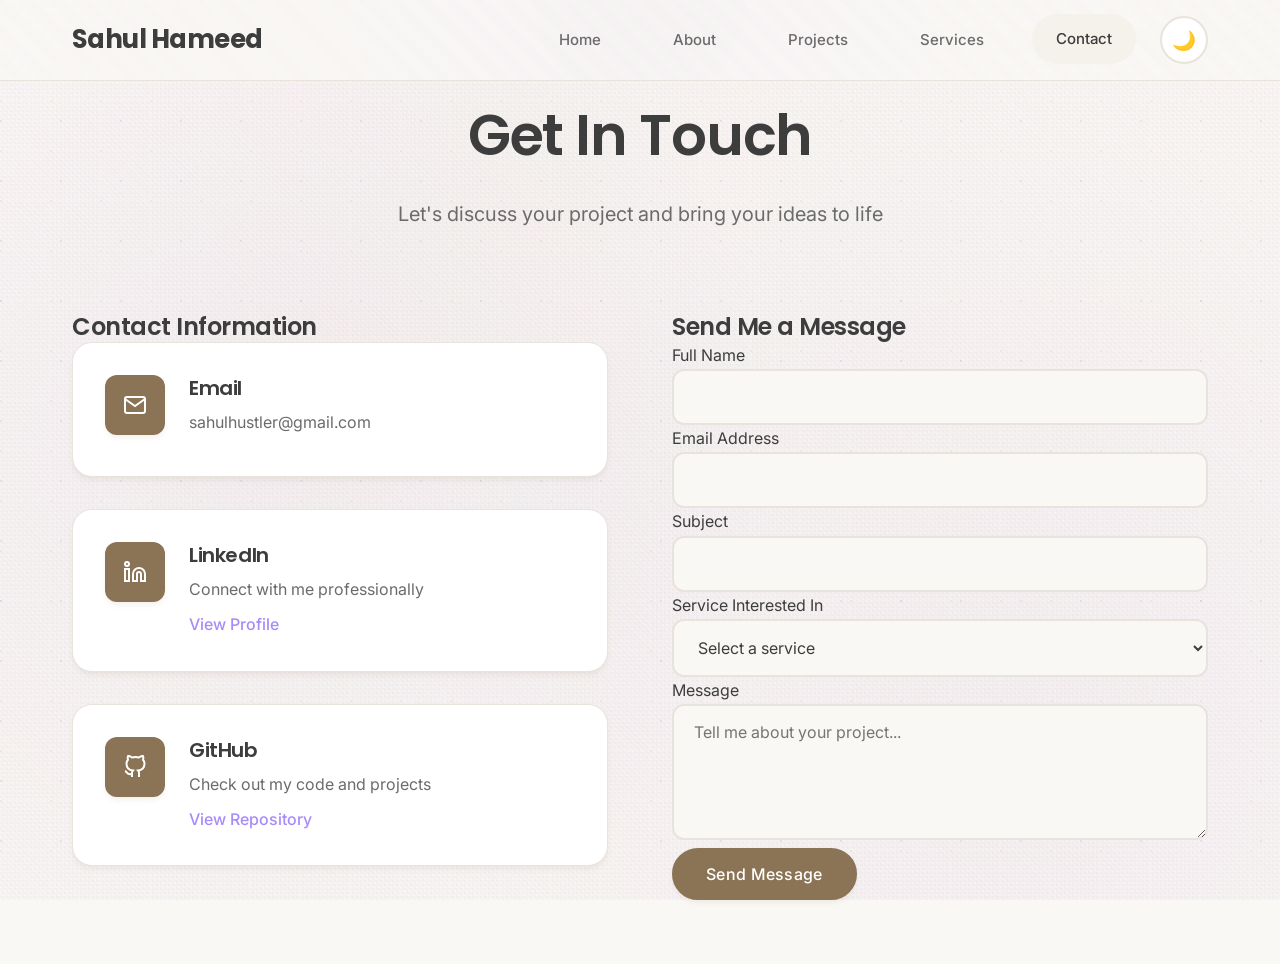
<file: contact.html>
<!DOCTYPE html>
<html lang="en">
<head>
    <meta charset="UTF-8">
    <meta name="viewport" content="width=device-width, initial-scale=1.0">
    <title>Contact - Sahul Hameed</title>
    <link rel="preconnect" href="https://fonts.googleapis.com">
    <link rel="preconnect" href="https://fonts.gstatic.com" crossorigin>
    <link href="https://fonts.googleapis.com/css2?family=Inter:wght@300;400;500;600;700&family=Poppins:wght@400;500;600;700&display=swap" rel="stylesheet">
    <link rel="stylesheet" href="css/style.css">
</head>
<body>
    <!-- Navigation -->
    <nav class="navbar">
        <div class="nav-container">
            <a href="index.html" class="nav-logo">Sahul Hameed</a>
            
            <div class="nav-menu">
                <a href="index.html" class="nav-link">Home</a>
                <a href="about.html" class="nav-link">About</a>
                <a href="projects.html" class="nav-link">Projects</a>
                <a href="services.html" class="nav-link">Services</a>
                <a href="contact.html" class="nav-link active">Contact</a>
                <button class="theme-toggle" id="themeToggle">
                    <span class="theme-icon">🌙</span>
                </button>
            </div>
            
            <div class="hamburger" id="hamburger">
                <span></span>
                <span></span>
                <span></span>
            </div>
        </div>
    </nav>

    <main class="main-content">
        <div class="container">
            <section class="page-header">
                <h1>Get In Touch</h1>
                <p>Let's discuss your project and bring your ideas to life</p>
            </section>

            <section class="contact-content">
                <div class="contact-grid">
                    <div class="contact-info">
                        <h2>Contact Information</h2>
                        <div class="contact-item">
                            <div class="contact-icon">
                                <svg width="24" height="24" viewBox="0 0 24 24" fill="none" stroke="currentColor" stroke-width="2">
                                    <path d="M4 4h16c1.1 0 2 .9 2 2v12c0 1.1-.9 2-2 2H4c-1.1 0-2-.9-2-2V6c0-1.1.9-2 2-2z"/>
                                    <polyline points="22,6 12,13 2,6"/>
                                </svg>
                            </div>
                            <div>
                                <h3>Email</h3>
                                <p>sahulhustler@gmail.com</p>
                            </div>
                        </div>

                        <div class="contact-item">
                            <div class="contact-icon">
                                <svg width="24" height="24" viewBox="0 0 24 24" fill="none" stroke="currentColor" stroke-width="2">
                                    <path d="M16 8a6 6 0 0 1 6 6v7h-4v-7a2 2 0 0 0-2-2 2 2 0 0 0-2 2v7h-4v-7a6 6 0 0 1 6-6z"/>
                                    <rect x="2" y="9" width="4" height="12"/>
                                    <circle cx="4" cy="4" r="2"/>
                                </svg>
                            </div>
                            <div>
                                <h3>LinkedIn</h3>
                                <p>Connect with me professionally</p>
                                <a href="https://www.linkedin.com/in/sahul-hameed-83b2a3293/" target="_blank">View Profile</a>
                            </div>
                        </div>

                        <div class="contact-item">
                            <div class="contact-icon">
                                <svg width="24" height="24" viewBox="0 0 24 24" fill="none" stroke="currentColor" stroke-width="2">
                                    <path d="M9 19c-5 1.5-5-2.5-7-3m14 6v-3.87a3.37 3.37 0 0 0-.94-2.61c3.14-.35 6.44-1.54 6.44-7A5.44 5.44 0 0 0 20 4.77 5.07 5.07 0 0 0 19.91 1S18.73.65 16 2.48a13.38 13.38 0 0 0-7 0C6.27.65 5.09 1 5.09 1A5.07 5.07 0 0 0 5 4.77a5.44 5.44 0 0 0-1.5 3.78c0 5.42 3.3 6.61 6.44 7A3.37 3.37 0 0 0 9 18.13V22"/>
                                </svg>
                            </div>
                            <div>
                                <h3>GitHub</h3>
                                <p>Check out my code and projects</p>
                                <a href="https://github.com/sahulhustles" target="_blank">View Repository</a>
                            </div>
                        </div>
                    </div>

                    <div class="contact-form-container">
                        <h2>Send Me a Message</h2>
                        <form class="contact-form" action="https://formspree.io/f/xldnenpg" method="POST">
                            <div class="form-group">
                                <label for="name">Full Name</label>
                                <input type="text" id="name" name="name" required>
                            </div>

                            <div class="form-group">
                                <label for="email">Email Address</label>
                                <input type="email" id="email" name="email" required>
                            </div>

                            <div class="form-group">
                                <label for="subject">Subject</label>
                                <input type="text" id="subject" name="subject" required>
                            </div>

                            <div class="form-group">
                                <label for="service">Service Interested In</label>
                                <select id="service" name="service">
                                    <option value="">Select a service</option>
                                    <option value="web-development">Web Development</option>
                                    <option value="image-editing">Image Editing</option>
                                    <option value="pdf-manipulation">PDF Manipulation</option>
                                    <option value="audio-editing">Audio Editing</option>
                                    <option value="video-extraction">Video & Audio Extraction</option>
                                    <option value="custom-solution">Custom Solution</option>
                                    <option value="other">Other (Please specify in message !)</option>
                                </select>
                            </div>

                            <div class="form-group">
                                <label for="message">Message</label>
                                <textarea id="message" name="message" rows="5" required 
                                          placeholder="Tell me about your project..."></textarea>
                            </div>

                            <button type="submit" class="btn btn-primary">Send Message</button>
                        </form>
                    </div>
                </div>
            </section>
        </div>
    </main>

    <script src="js/script.js"></script>
</body>
</html>
</file>
<file: css/style.css>
/* Reset and Base Styles */
* {
    margin: 0;
    padding: 0;
    box-sizing: border-box;
    transition-timing-function: cubic-bezier(0.4, 0, 0.2, 1);
    /* Global smooth easing */
}

:root {
    /* Light Mode Colors - Soft Beige and White Theme (PRESERVED) */
    --primary-color: #8b7355;
    --secondary-color: #a0826d;
    --accent-color: #6b5d52;
    --success-color: #7a9d7e;
    --background-color: #faf8f5;
    --surface-color: #ffffff;
    --text-primary: #3d3d3d;
    --text-secondary: #6b6b6b;
    --border-color: #e8e3dc;
    --hover-color: #f5f1eb;

    /* Shadows - Refined for softer depth */
    --shadow-light: 0 4px 6px -1px rgba(139, 115, 85, 0.08), 0 2px 4px -1px rgba(139, 115, 85, 0.04);
    --shadow-medium: 0 10px 15px -3px rgba(139, 115, 85, 0.1), 0 4px 6px -2px rgba(139, 115, 85, 0.05);
    --shadow-large: 0 20px 25px -5px rgba(139, 115, 85, 0.1), 0 10px 10px -5px rgba(139, 115, 85, 0.04);

    /* New UI Constants for Modern Feel */
    --radius-sm: 8px;
    --radius-md: 12px;
    --radius-lg: 20px;
    --radius-full: 9999px;
    --transition-fast: 0.2s cubic-bezier(0.4, 0, 0.2, 1);
    --transition-normal: 0.3s cubic-bezier(0.4, 0, 0.2, 1);
}

[data-theme="dark"] {
    /* Dark Mode Colors (PRESERVED) */
    --primary-color: #ffffff;
    --secondary-color: #d1d5db;
    --accent-color: #ffffff;
    --success-color: #ffffff;
    --background-color: #0a0a0a;
    --surface-color: #1a1a1a;
    --text-primary: #ffffff;
    --text-secondary: #d1d5db;
    --border-color: #374151;
    --hover-color: #1f2937;

    /* Dark Mode Shadows */
    --shadow-light: 0 4px 6px -1px rgba(0, 0, 0, 0.3), 0 2px 4px -1px rgba(0, 0, 0, 0.15);
    --shadow-medium: 0 10px 15px -3px rgba(0, 0, 0, 0.4), 0 4px 6px -2px rgba(0, 0, 0, 0.2);
    --shadow-large: 0 20px 25px -5px rgba(0, 0, 0, 0.5), 0 10px 10px -5px rgba(0, 0, 0, 0.3);
}

body {
    font-family: 'Inter', sans-serif;
    line-height: 1.7;
    /* Increased for better readability */
    color: var(--text-primary);
    background-color: var(--background-color);
    background-image:
        radial-gradient(circle at 1px 1px, rgba(139, 115, 85, 0.08) 1px, transparent 0),
        radial-gradient(circle at 20% 50%, rgba(160, 130, 109, 0.03) 0%, transparent 50%),
        radial-gradient(circle at 80% 80%, rgba(160, 130, 109, 0.03) 0%, transparent 50%),
        radial-gradient(circle at 40% 20%, rgba(160, 130, 109, 0.02) 0%, transparent 50%),
        repeating-linear-gradient(45deg, transparent, transparent 2px, rgba(139, 115, 85, 0.02) 2px, rgba(139, 115, 85, 0.02) 4px),
        linear-gradient(135deg, transparent 0%, rgba(139, 115, 85, 0.01) 50%, transparent 100%);
    background-size: 50px 50px, 100% 100%, 100% 100%, 100% 100%, 100px 100px, 100% 100%;
    background-position: 0 0, 0 0, 0 0, 0 0, 0 0, 0 0;
    background-attachment: fixed;
    transition: background-color var(--transition-normal), color var(--transition-normal);
}

h1,
h2,
h3,
h4,
h5,
h6 {
    font-family: 'Poppins', sans-serif;
    font-weight: 600;
    line-height: 1.3;
    color: var(--text-primary);
    letter-spacing: -0.02em;
    /* Tighter headings for modern look */
}

/* Professional Button Styles */
.btn {
    display: inline-flex;
    align-items: center;
    justify-content: center;
    padding: 14px 32px;
    /* Wider padding */
    border-radius: var(--radius-full);
    /* Pill shape */
    text-decoration: none;
    font-weight: 500;
    font-size: 16px;
    font-family: 'Inter', sans-serif;
    letter-spacing: 0.3px;
    transition: all var(--transition-normal);
    cursor: pointer;
    border: 2px solid transparent;
    min-width: 160px;
    text-align: center;
    position: relative;
    overflow: hidden;
    box-shadow: var(--shadow-light);
    /* Subtle depth */
}

.btn:active {
    transform: scale(0.98);
}

.btn-primary {
    background-color: var(--primary-color);
    color: #ffffff;
    border-color: var(--primary-color);
}

.btn-primary:hover {
    background-color: transparent;
    color: var(--primary-color);
    border-color: var(--primary-color);
    transform: translateY(-3px);
    box-shadow: var(--shadow-medium);
}

[data-theme="dark"] .btn-primary {
    background-color: #ffffff;
    color: #000000;
    border-color: #ffffff;
}

[data-theme="dark"] .btn-primary:hover {
    background-color: #000000;
    color: #ffffff;
    border-color: #ffffff;
    transform: translateY(-3px);
}

.btn-secondary {
    background-color: transparent;
    color: var(--text-primary);
    border-color: var(--border-color);
}

.btn-secondary:hover {
    background-color: var(--hover-color);
    border-color: var(--text-primary);
    transform: translateY(-3px);
    box-shadow: var(--shadow-medium);
}

[data-theme="dark"] .btn-secondary:hover {
    background-color: #1f2937;
    border-color: #ffffff;
}

.btn-accent {
    background-color: var(--accent-color);
    color: #ffffff;
    border-color: var(--accent-color);
}

.btn-accent:hover {
    background-color: transparent;
    color: var(--accent-color);
    border-color: var(--accent-color);
    transform: translateY(-3px);
    box-shadow: var(--shadow-medium);
}

[data-theme="dark"] .btn-accent {
    background-color: #ffffff;
    color: #000000;
    border-color: #ffffff;
}

[data-theme="dark"] .btn-accent:hover {
    background-color: #000000;
    color: #ffffff;
    border-color: #ffffff;
    transform: translateY(-3px);
}

/* Navigation Styles */
.navbar {
    position: fixed;
    top: 0;
    width: 100%;
    background-color: rgba(250, 248, 245, 0.85);
    background-image:
        radial-gradient(circle at 50% 0%, rgba(124, 58, 237, 0.02) 0%, transparent 50%),
        repeating-linear-gradient(45deg, transparent, transparent 10px, rgba(124, 58, 237, 0.01) 10px, rgba(124, 58, 237, 0.01) 20px);
    backdrop-filter: blur(16px);
    /* Stronger blur */
    border-bottom: 1px solid var(--border-color);
    z-index: 1000;
    transition: all var(--transition-normal);
}

[data-theme="dark"] .navbar {
    background-color: rgba(10, 10, 10, 0.85);
}

.nav-container {
    max-width: 1200px;
    margin: 0 auto;
    padding: 0 2rem;
    display: flex;
    justify-content: space-between;
    align-items: center;
    height: 80px;
    /* Taller navbar */
}

.nav-logo {
    font-family: 'Poppins', sans-serif;
    font-size: 1.6rem;
    font-weight: 700;
    color: var(--text-primary);
    text-decoration: none;
    transition: color var(--transition-normal);
    letter-spacing: -0.02em;
}

.nav-menu {
    display: flex;
    align-items: center;
    gap: 1.5rem;
}

.nav-link {
    color: var(--text-secondary);
    text-decoration: none;
    font-weight: 500;
    padding: 0.75rem 1.5rem;
    border-radius: var(--radius-full);
    transition: all var(--transition-normal);
    position: relative;
    font-size: 15px;
}

.nav-link:hover,
.nav-link.active {
    color: var(--text-primary);
    background-color: var(--hover-color);
    transform: translateY(-1px);
}

.theme-toggle {
    background: var(--surface-color);
    border: 2px solid var(--border-color);
    border-radius: var(--radius-full);
    padding: 0.75rem;
    cursor: pointer;
    transition: all var(--transition-normal);
    display: flex;
    align-items: center;
    justify-content: center;
    width: 48px;
    height: 48px;
}

.theme-toggle:hover {
    background: var(--hover-color);
    border-color: var(--primary-color);
    transform: rotate(15deg) scale(1.05);
}

.theme-icon {
    font-size: 1.2rem;
}

.hamburger {
    display: none;
    flex-direction: column;
    cursor: pointer;
    gap: 6px;
    padding: 4px;
}

.hamburger span {
    width: 28px;
    height: 3px;
    background-color: var(--text-primary);
    transition: all var(--transition-normal);
    border-radius: 4px;
}

/* Hero Section */
.hero {
    min-height: 100vh;
    display: flex;
    align-items: center;
    padding-top: 80px;
    background: var(--background-color);
    background-image:
        radial-gradient(circle at 1px 1px, rgba(124, 58, 237, 0.12) 1px, transparent 0),
        radial-gradient(circle at 20% 50%, rgba(124, 58, 237, 0.04) 0%, transparent 50%),
        radial-gradient(circle at 80% 80%, rgba(124, 58, 237, 0.04) 0%, transparent 50%),
        radial-gradient(circle at 40% 20%, rgba(124, 58, 237, 0.03) 0%, transparent 50%),
        repeating-linear-gradient(60deg, transparent, transparent 10px, rgba(124, 58, 237, 0.01) 10px, rgba(124, 58, 237, 0.01) 20px);
    background-size: 40px 40px, 100% 100%, 100% 100%, 100% 100%, 100px 100px;
    background-attachment: fixed;
    position: relative;
}

.hero-container {
    max-width: 1200px;
    margin: 0 auto;
    padding: 0 2rem;
    width: 100%;
}

.hero-content {
    text-align: center;
    max-width: 900px;
    margin: 0 auto;
    animation: fadeIn 1s ease-out;
}

.hero-title {
    font-size: 4rem;
    font-weight: 800;
    margin-bottom: 1.5rem;
    color: var(--text-primary);
    letter-spacing: -0.03em;
    line-height: 1.1;
}

.text-accent {
    color: #a78bfa;
}

.hero-subtitle {
    font-size: 1.5rem;
    color: var(--text-secondary);
    margin-bottom: 1.5rem;
    font-weight: 500;
}

.hero-description {
    font-size: 1.25rem;
    color: var(--text-secondary);
    margin-bottom: 3.5rem;
    max-width: 700px;
    margin-left: auto;
    margin-right: auto;
    line-height: 1.6;
}

.hero-buttons {
    display: flex;
    gap: 1.5rem;
    justify-content: center;
    margin-bottom: 4rem;
}

/* Social Links */
.social-links {
    display: flex;
    justify-content: center;
    gap: 1.5rem;
}

.social-link {
    display: flex;
    align-items: center;
    justify-content: center;
    width: 56px;
    height: 56px;
    background: var(--surface-color);
    border: 2px solid var(--border-color);
    border-radius: 50%;
    color: var(--text-secondary);
    text-decoration: none;
    transition: all var(--transition-normal);
    box-shadow: var(--shadow-light);
}

.social-link:hover {
    background: #a78bfa;
    color: #ffffff;
    border-color: #a78bfa;
    transform: translateY(-5px) scale(1.1);
    box-shadow: var(--shadow-large);
}

[data-theme="dark"] .social-link:hover {
    background: #ffffff;
    color: #000000;
    border-color: #ffffff;
}

/* Main Content */
.main-content {
    padding-top: 100px;
    min-height: 100vh;
    background-image:
        radial-gradient(circle at 1px 1px, rgba(124, 58, 237, 0.1) 1px, transparent 0),
        radial-gradient(circle at 20% 50%, rgba(124, 58, 237, 0.02) 0%, transparent 50%),
        radial-gradient(circle at 80% 80%, rgba(124, 58, 237, 0.02) 0%, transparent 50%),
        repeating-linear-gradient(0deg, transparent, transparent 2px, rgba(124, 58, 237, 0.015) 2px, rgba(124, 58, 237, 0.015) 4px),
        repeating-linear-gradient(90deg, transparent, transparent 2px, rgba(124, 58, 237, 0.015) 2px, rgba(124, 58, 237, 0.015) 4px);
    background-size: 60px 60px, 100% 100%, 100% 100%, 50px 50px, 50px 50px;
    background-attachment: fixed;
    position: relative;
    padding-bottom: 4rem;
}

.container {
    max-width: 1200px;
    margin: 0 auto;
    padding: 0 2rem;
}

.page-header {
    text-align: center;
    margin-bottom: 5rem;
}

.page-header h1 {
    font-size: 3.5rem;
    margin-bottom: 1.5rem;
    letter-spacing: -0.02em;
}

.page-header p {
    font-size: 1.25rem;
    color: var(--text-secondary);
    max-width: 600px;
    margin: 0 auto;
}

/* Cards and Components */
.project-card,
.service-card,
.skill-category,
.stat-card,
.contact-item,
.education-item,
.certification-card {
    background: var(--surface-color);
    border: 1px solid var(--border-color);
    border-radius: var(--radius-lg);
    padding: 2.5rem;
    transition: all var(--transition-normal);
    position: relative;
    box-shadow: var(--shadow-light);
}

.project-card:hover,
.service-card:hover,
.skill-category:hover,
.stat-card:hover,
.contact-item:hover {
    transform: translateY(-8px) scale(1.01);
    border-color: #a78bfa;
    box-shadow: var(--shadow-large);
    z-index: 10;
}

/* Form Styles */
.form-group input,
.form-group select,
.form-group textarea {
    padding: 16px 20px;
    border: 2px solid var(--border-color);
    border-radius: var(--radius-md);
    background: var(--background-color);
    color: var(--text-primary);
    font-size: 16px;
    font-family: 'Inter', sans-serif;
    transition: all var(--transition-fast);
    width: 100%;
}

.form-group input:focus,
.form-group select:focus,
.form-group textarea:focus {
    outline: none;
    border-color: #a78bfa;
    box-shadow: 0 0 0 4px rgba(167, 139, 250, 0.15);
    transform: translateY(-2px);
}

/* Responsive Design */
@media (max-width: 768px) {

    .about-grid,
    .contact-grid {
        grid-template-columns: 1fr;
        gap: 3rem;
    }

    .skills-grid {
        grid-template-columns: 1fr;
        gap: 2rem;
    }

    .process-steps {
        grid-template-columns: 1fr;
        gap: 3rem;
    }

    .skill-category,
    .process-step,
    .contact-form-container {
        padding: 2rem;
    }

    .nav-menu {
        position: fixed;
        top: 80px;
        left: -100%;
        width: 100%;
        height: calc(100vh - 80px);
        background: var(--background-color);
        flex-direction: column;
        justify-content: flex-start;
        align-items: center;
        padding: 4rem 2rem;
        transition: left var(--transition-normal);
        border-top: 1px solid var(--border-color);
        gap: 2rem;
        backdrop-filter: blur(20px);
    }

    .nav-menu.active {
        left: 0;
    }

    .hamburger {
        display: flex;
    }

    .hamburger.active span:nth-child(1) {
        transform: rotate(-45deg) translate(-5px, 6px);
    }

    .hamburger.active span:nth-child(2) {
        opacity: 0;
        transform: translateX(10px);
    }

    .hamburger.active span:nth-child(3) {
        transform: rotate(45deg) translate(-5px, -6px);
    }

    .hero-title {
        font-size: 2.75rem;
    }

    .hero-subtitle {
        font-size: 1.25rem;
    }

    .hero-buttons {
        flex-direction: column;
        align-items: center;
        gap: 1.25rem;
    }

    .btn {
        width: 100%;
        max-width: 320px;
    }

    .page-header h1 {
        font-size: 2.75rem;
    }

    .container,
    .nav-container {
        padding: 0 1.5rem;
    }

    .social-links {
        flex-wrap: wrap;
    }
}

@media (max-width: 480px) {
    .hero-title {
        font-size: 2.25rem;
    }

    .page-header h1 {
        font-size: 2.25rem;
    }

    .btn {
        padding: 14px 28px;
        font-size: 15px;
        min-width: 140px;
    }

    .nav-link {
        padding: 1rem;
        width: 100%;
        text-align: center;
        font-size: 1.2rem;
    }
}

@media (min-width: 769px) and (max-width: 1024px) {
    .container {
        padding: 0 2rem;
    }

    .hero-buttons {
        gap: 1.5rem;
    }

    .btn {
        min-width: 150px;
    }
}

/* Projects */
.projects-grid {
    display: grid;
    gap: 2.5rem;
    margin-bottom: 5rem;
}

.project-card.featured {
    border-color: var(--accent-color);
    border-width: 2px;
}

.project-card.featured::before {
    content: 'Featured';
    position: absolute;
    top: 1.5rem;
    right: 1.5rem;
    background: var(--accent-color);
    color: white;
    padding: 0.5rem 1.25rem;
    border-radius: var(--radius-full);
    font-size: 0.85rem;
    font-weight: 600;
    box-shadow: var(--shadow-light);
}

.tech-stack {
    display: flex;
    flex-wrap: wrap;
    gap: 0.75rem;
    margin-bottom: 2rem;
}

.tech-tag {
    background: var(--border-color);
    color: var(--text-primary);
    padding: 0.5rem 1.25rem;
    border-radius: var(--radius-full);
    font-size: 0.9rem;
    font-weight: 500;
    transition: all var(--transition-fast);
}

.tech-tag:hover {
    background: var(--hover-color);
    transform: translateY(-2px);
}

.project-links {
    display: flex;
    gap: 1.25rem;
    flex-wrap: wrap;
}

/* About Page */
.about-content {
    margin-bottom: 5rem;
}

.about-grid {
    display: grid;
    grid-template-columns: 2fr 1fr;
    gap: 5rem;
    align-items: start;
    margin-bottom: 5rem;
}

.about-text h2 {
    font-size: 2.25rem;
    margin-bottom: 2rem;
    letter-spacing: -0.01em;
}

.about-text p {
    font-size: 1.15rem;
    color: var(--text-secondary);
    margin-bottom: 1.75rem;
    line-height: 1.8;
}

.stats-grid {
    display: grid;
    gap: 2.5rem;
}

.stat-card {
    text-align: center;
    background: var(--surface-color);
    border: 1px solid var(--border-color);
    border-radius: var(--radius-lg);
    padding: 2.5rem;
    transition: all var(--transition-normal);
}

.stat-card:hover {
    transform: translateY(-8px);
    border-color: #a78bfa;
    box-shadow: var(--shadow-medium);
}

.stat-card h3 {
    font-size: 3rem;
    color: #a78bfa;
    margin-bottom: 0.75rem;
}

.stat-card p {
    color: var(--text-secondary);
    font-weight: 500;
    font-size: 1.1rem;
}

/* Services */
.services-grid {
    display: grid;
    grid-template-columns: repeat(auto-fit, minmax(320px, 1fr));
    gap: 2.5rem;
    margin-bottom: 5rem;
}

.service-card {
    text-align: center;
    border-radius: var(--radius-lg);
}

.service-icon {
    display: flex;
    align-items: center;
    justify-content: center;
    width: 90px;
    height: 90px;
    background: var(--primary-color);
    color: white;
    border-radius: var(--radius-md);
    margin: 0 auto 2rem;
    transition: all var(--transition-normal);
    box-shadow: var(--shadow-light);
}

.service-card:hover .service-icon {
    transform: scale(1.1) rotate(5deg);
    box-shadow: var(--shadow-medium);
}

.service-process {
    margin-bottom: 5rem;
}

.service-process h2 {
    font-size: 2.75rem;
    text-align: center;
    margin-bottom: 5rem;
}

.process-steps {
    display: grid;
    grid-template-columns: repeat(auto-fit, minmax(280px, 1fr));
    gap: 4rem;
    margin-bottom: 4rem;
}

.process-step {
    text-align: center;
    padding: 3rem;
    background: var(--surface-color);
    border: 1px solid var(--border-color);
    border-radius: var(--radius-lg);
    transition: all var(--transition-normal);
}

.process-step:hover {
    transform: translateY(-8px);
    border-color: var(--primary-color);
    box-shadow: var(--shadow-medium);
}

.step-number {
    display: inline-flex;
    align-items: center;
    justify-content: center;
    width: 80px;
    height: 80px;
    background: var(--primary-color);
    color: white;
    border-radius: 50%;
    font-size: 2rem;
    font-weight: 700;
    margin-bottom: 2rem;
    transition: all var(--transition-normal);
    box-shadow: var(--shadow-light);
}

.process-step:hover .step-number {
    transform: scale(1.15);
    box-shadow: var(--shadow-medium);
}

.process-step h3 {
    margin-bottom: 1.25rem;
    font-size: 1.5rem;
}

.process-step p {
    color: var(--text-secondary);
    line-height: 1.7;
}

/* Contact */
.contact-grid {
    display: grid;
    grid-template-columns: 1fr 1fr;
    gap: 4rem;
}

.contact-icon {
    display: flex;
    align-items: center;
    justify-content: center;
    width: 60px;
    height: 60px;
    background: var(--primary-color);
    color: white;
    border-radius: var(--radius-md);
    flex-shrink: 0;
    transition: all var(--transition-normal);
    box-shadow: var(--shadow-light);
}

.contact-item {
    display: flex;
    align-items: flex-start;
    gap: 1.5rem;
    margin-bottom: 2rem;
    padding: 2rem;
    background: var(--surface-color);
    border: 1px solid var(--border-color);
    border-radius: var(--radius-lg);
    transition: all var(--transition-normal);
}

.contact-item:hover {
    transform: translateY(-8px);
    border-color: var(--primary-color);
    box-shadow: var(--shadow-medium);
}

.contact-item:hover .contact-icon {
    transform: scale(1.1) rotate(5deg);
}

[data-theme="dark"] .contact-icon svg {
    color: #000000;
}

[data-theme="dark"] .contact-icon {
    background: #ffffff;
    color: #000000;
}

.contact-item h3 {
    margin-bottom: 0.5rem;
    font-size: 1.25rem;
}

.contact-item p {
    color: var(--text-secondary);
    margin-bottom: 0.5rem;
}

.contact-item a {
    color: #a78bfa;
    text-decoration: none;
    font-weight: 500;
    transition: color var(--transition-fast);
}

.contact-item a:hover {
    color: #c4b5fd;
    text-decoration: underline;
}

/* Animations */
.fade-in {
    animation: fadeIn 0.8s ease-out;
}

@keyframes fadeIn {
    from {
        opacity: 0;
        transform: translateY(30px) scale(0.98);
    }

    to {
        opacity: 1;
        transform: translateY(0) scale(1);
    }
}

/* Base tweaks */
html {
    scroll-behavior: smooth;
}

button:focus-visible,
a:focus-visible,
input:focus-visible,
select:focus-visible,
textarea:focus-visible {
    outline: 2px solid var(--primary-color);
    outline-offset: 4px;
    border-radius: 4px;
}
</file>
